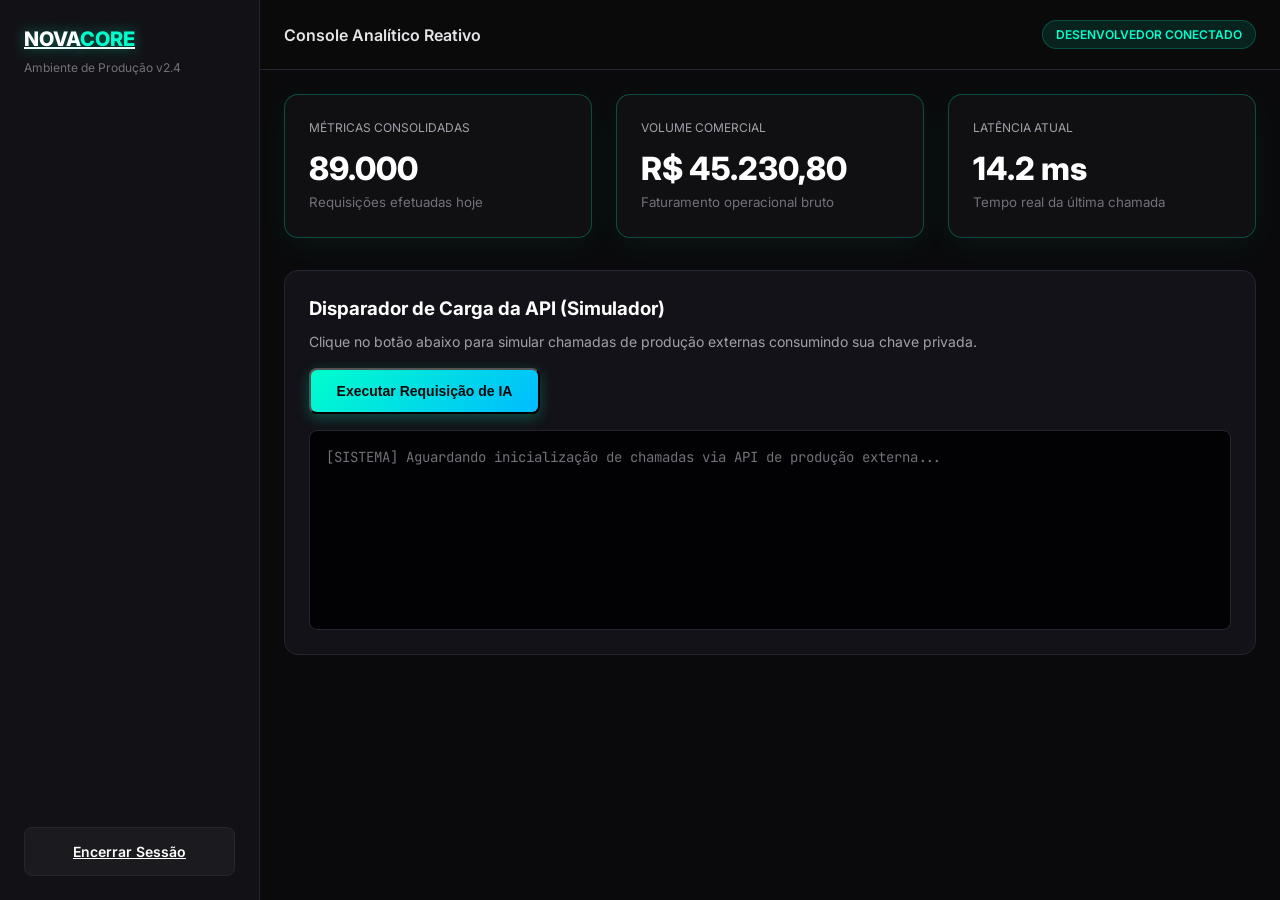
<file: dashboard.html>
<!DOCTYPE html>
<html lang="pt-BR">
<head>
    <meta charset="UTF-8">
    <meta name="viewport" content="width=device-width, initial-scale=1.0">
    <title>Console | NovaCore Studio</title>
    <link rel="preconnect" href="https://fonts.googleapis.com">
    <link rel="preconnect" href="https://fonts.gstatic.com" crossorigin>
    <link href="https://fonts.googleapis.com/css2?family=Inter:wght@400;600;800&family=JetBrains+Mono:wght@400;700&display=swap" rel="stylesheet">
    <link rel="stylesheet" href="./styles.css">
    <style>
        .terminal-box {
            background: #020204;
            border: 1px solid var(--color-border);
            border-radius: var(--radius-sm);
            padding: var(--space-2);
            font-family: var(--font-code);
            font-size: var(--font-size-sm);
            color: #00FF66;
            min-height: 200px;
            overflow-y: auto;
            margin-top: var(--space-2);
        }
        .log-row { margin-bottom: 0.4rem; color: var(--color-white); }
        .log-success { color: var(--color-neon); }
    </style>
</head>
<body>

    <div class="app-wrapper">
        <!-- BARRA LATERAL -->
        <aside class="app-sidebar">
            <div>
                <a href="index.html" class="neon-glow-text" style="font-family: var(--font-display); font-weight: 800; color: #FFF; font-size: var(--font-size-lg);">
                    NOVA<span style="color: var(--color-neon);">CORE</span>
                </a>
                <p style="font-size: var(--font-size-xs); color: var(--color-grey-soft); margin-top: 5px;">Ambiente de Produção v2.4</p>
            </div>
            <a href="index.html" class="btn btn-secondary" style="width: 100%;">Encerrar Sessão</a>
        </aside>

        <!-- AREA CENTRAL -->
        <div class="app-content">
            <header class="app-header">
                <h4 style="font-weight: 600;">Console Analítico Reativo</h4>
                <div class="hero-badge" id="user-display">Desenvolvedor Conectado</div>
            </header>

            <main class="app-main">
                <!-- GRID DE ESTATÍSTICAS DINÂMICAS -->
                <div class="stat-grid-three">
                    <div class="card glass-panel-neon">
                        <span style="font-size: var(--font-size-xs); color: var(--color-grey); text-transform: uppercase;">Métricas Consolidadas</span>
                        <div class="stat-display-value" id="counter-req">0</div>
                        <small style="color: var(--color-grey-soft);">Requisições efetuadas hoje</small>
                    </div>
                    <div class="card glass-panel-neon">
                        <span style="font-size: var(--font-size-xs); color: var(--color-grey); text-transform: uppercase;">Volume Comercial</span>
                        <div class="stat-display-value" id="counter-revenue">R$ 0,00</div>
                        <small style="color: var(--color-grey-soft);">Faturamento operacional bruto</small>
                    </div>
                    <div class="card glass-panel-neon">
                        <span style="font-size: var(--font-size-xs); color: var(--color-grey); text-transform: uppercase;">Latência Atual</span>
                        <div class="stat-display-value" id="current-latency">0 ms</div>
                        <small style="color: var(--color-grey-soft);">Tempo real da última chamada</small>
                    </div>
                </div>

                <!-- ÁREA DE OPERAÇÕES REALÍSTICAS -->
                <div style="display: grid; grid-template-columns: 1fr; gap: var(--space-3); margin-top: var(--space-4);">
                    <div class="card">
                        <div>
                            <h3 style="color: var(--color-white-pure); margin-bottom: 0.5rem;">Disparador de Carga da API (Simulador)</h3>
                            <p style="color: var(--color-grey); font-size: var(--font-size-sm); margin-bottom: 1rem;">
                                Clique no botão abaixo para simular chamadas de produção externas consumindo sua chave privada.
                            </p>
                            <button id="trigger-call-btn" class="btn btn-primary">Executar Requisição de IA</button>
                        </div>
                        
                        <div class="terminal-box" id="terminal-console">
                            <div class="log-row" style="color: var(--color-grey-soft);">[SISTEMA] Aguardando inicialização de chamadas via API de produção externa...</div>
                        </div>
                    </div>
                </div>
            </main>
        </div>
    </div>

    <script>
        document.addEventListener('DOMContentLoaded', () => {
            // Inicialização de Estado reativo via LocalStorage
            let requests = parseInt(localStorage.getItem('nc_req_count')) || 89000;
            let revenue = parseFloat(localStorage.getItem('nc_rev_count')) || 45230.80;

            const reqEl = document.getElementById('counter-req');
            const revEl = document.getElementById('counter-revenue');
            const latEl = document.getElementById('current-latency');
            const termEl = document.getElementById('terminal-console');
            const btnCall = document.getElementById('trigger-call-btn');

            function updateUI(latency = 0) {
                reqEl.textContent = requests.toLocaleString('pt-BR');
                revEl.textContent = revenue.toLocaleString('pt-BR', { style: 'currency', currency: 'BRL' });
                latEl.textContent = latency > 0 ? `${latency} ms` : '14.2 ms';
            }
            updateUI();

            btnCall.addEventListener('click', () => {
                btnCall.disabled = true;
                btnCall.textContent = "Processando nós...";

                const generatedLatency = Math.floor(Math.random() * (22 - 9 + 1)) + 9; 
                const costPerRequest = 0.52; 

                setTimeout(() => {
                    requests += 1;
                    revenue += costPerRequest;

                    localStorage.setItem('nc_req_count', requests);
                    localStorage.setItem('nc_rev_count', revenue);

                    const timestamp = new Date().toLocaleTimeString();
                    const log = document.createElement('div');
                    log.className = 'log-row log-success';
                    log.innerHTML = `[${timestamp}] <span style="color: #00B2FF;">POST /v1/ai/completion</span> - Status 200 OK | Latência: ${generatedLatency}ms | Custo: R$ ${costPerRequest.toFixed(2)}`;
                    termEl.appendChild(log);
                    termEl.scrollTop = termEl.scrollHeight;

                    updateUI(generatedLatency);
                    btnCall.disabled = false;
                    btnCall.textContent = "Executar Requisição de IA";
                }, 350);
            });
        });
    </script>
</body>
</html>
</file>
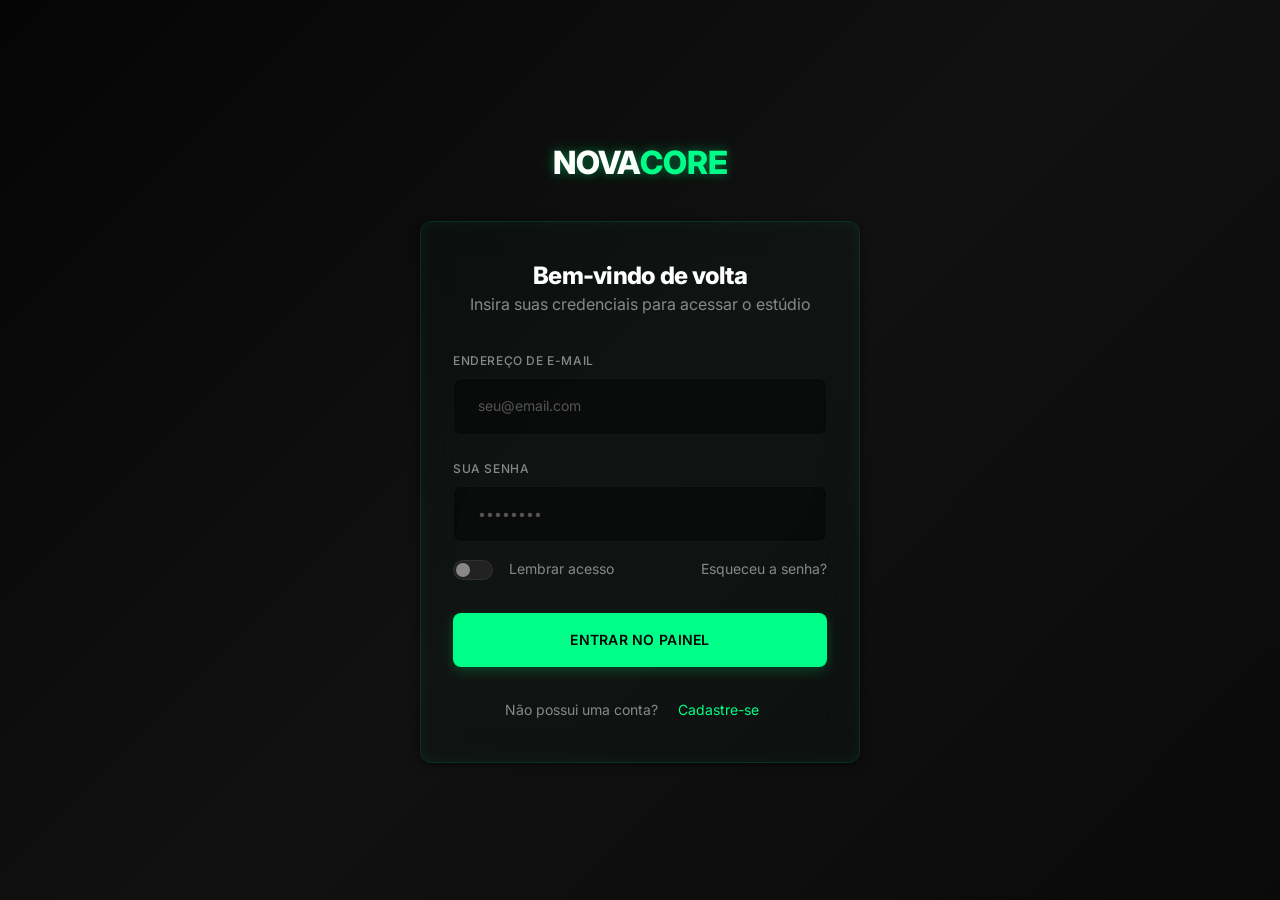
<file: login.html>
<!DOCTYPE html>
<html lang="pt-BR">
<head>
    <meta charset="UTF-8">
    <meta name="viewport" content="width=device-width, initial-scale=1.0">
    <title>Login | NovaCore AI Studio</title>
    <!-- Google Fonts -->
    <link rel="preconnect" href="https://fonts.googleapis.com">
    <link rel="preconnect" href="https://fonts.gstatic.com" crossorigin>
    <link href="https://fonts.googleapis.com/css2?family=Inter:wght@300;400;500;600;700;800&family=JetBrains+Mono:wght@400;700&display=swap" rel="stylesheet">
    <!-- Links Corrigidos para a Raiz -->
    <link rel="stylesheet" href="./variables.css">
    <link rel="stylesheet" href="./reset.css">
    <link rel="stylesheet" href="./components.css">
    <link rel="stylesheet" href="./layout.css">
    <link rel="stylesheet" href="./animations.css">
    <link rel="stylesheet" href="./glassmorphism.css">
    <style>
        .auth-viewport {
            width: 100vw;
            min-height: 100vh;
            display: flex;
            align-items: center;
            justify-content: center;
            background: var(--gradient-hero);
            position: relative;
            padding: var(--space-3);
            overflow: hidden;
        }
        .auth-container {
            width: 100%;
            max-width: 440px;
            position: relative;
            z-index: var(--z-sticky);
        }
        .auth-brand {
            text-align: center;
            margin-bottom: var(--space-4);
        }
        .auth-brand a {
            font-family: var(--font-display);
            font-weight: var(--weight-display);
            font-size: var(--font-size-xxl);
            color: var(--color-white-pure);
        }
        .auth-card {
            padding: var(--space-5) var(--space-4);
        }
        .auth-header {
            margin-bottom: var(--space-4);
            text-align: center;
        }
        .auth-header h2 {
            font-size: var(--font-size-xl);
            color: var(--color-white-pure);
        }
        .auth-options {
            display: flex;
            align-items: center;
            justify-content: space-between;
            margin-bottom: var(--space-4);
        }
        .auth-footer {
            margin-top: var(--space-4);
            text-align: center;
            font-size: var(--font-size-sm);
            color: var(--color-grey);
        }
    </style>
</head>
<body>

    <div class="auth-viewport">
        <div class="auth-container animate-scale-up">
            <div class="auth-brand">
                <a href="index.html" class="neon-glow-text">NOVA<span style="color: var(--color-neon);">CORE</span></a>
            </div>

            <div class="card glass-panel-neon auth-card">
                <div class="auth-header">
                    <h2>Bem-vindo de volta</h2>
                    <p>Insira suas credenciais para acessar o estúdio</p>
                </div>

                <form id="login-form" novalidate>
                    <div class="form-group">
                        <label for="email" class="form-label">Endereço de E-mail</label>
                        <input type="email" id="email" class="form-control glass-input-premium" placeholder="seu@email.com" required>
                    </div>

                    <div class="form-group" style="margin-bottom: var(--space-2);">
                        <label for="password" class="form-label">Sua Senha</label>
                        <input type="password" id="password" class="form-control glass-input-premium" placeholder="••••••••" required>
                    </div>

                    <div class="auth-options">
                        <label class="switch-control" style="font-size: var(--font-size-sm); color: var(--color-grey);">
                            <input type="checkbox" id="remember-me" class="switch-input">
                            <span class="switch-slider"></span>
                            Lembrar acesso
                        </label>
                        <a href="#" style="font-size: var(--font-size-sm); color: var(--color-grey);">Esqueceu a senha?</a>
                    </div>

                    <button type="submit" id="submit-btn" class="btn btn-primary" style="width: 100%;">
                        Entrar no Painel
                    </button>
                </form>

                <div class="auth-footer">
                    Não possui uma conta? <a href="register.html" class="btn-text" style="color: var(--color-neon);">Cadastre-se</a>
                </div>
            </div>
        </div>
    </div>

    <!-- Scripts Corrigidos para a Raiz -->
    <script src="./core.js"></script>
    <script src="./api.js"></script>
    <script src="./auth.js"></script>
    <script src="./components.js"></script>
    <script>
        document.addEventListener('DOMContentLoaded', () => {
            const form = document.getElementById('login-form');
            form.addEventListener('submit', async (e) => {
                e.preventDefault();
                const email = document.getElementById('email').value.trim();
                const password = document.getElementById('password').value;
                
                try {
                    await window.NovaCoreAuth.login(email, password, true);
                    window.NovaCoreUI.showToast('Autenticado com sucesso!', 'success');
                    setTimeout(() => window.location.replace('dashboard.html'), 800);
                } catch (error) {
                    window.NovaCoreUI.showToast(error.message, 'error');
                }
            });
        });
    </script>
</body>
</html>
</file>
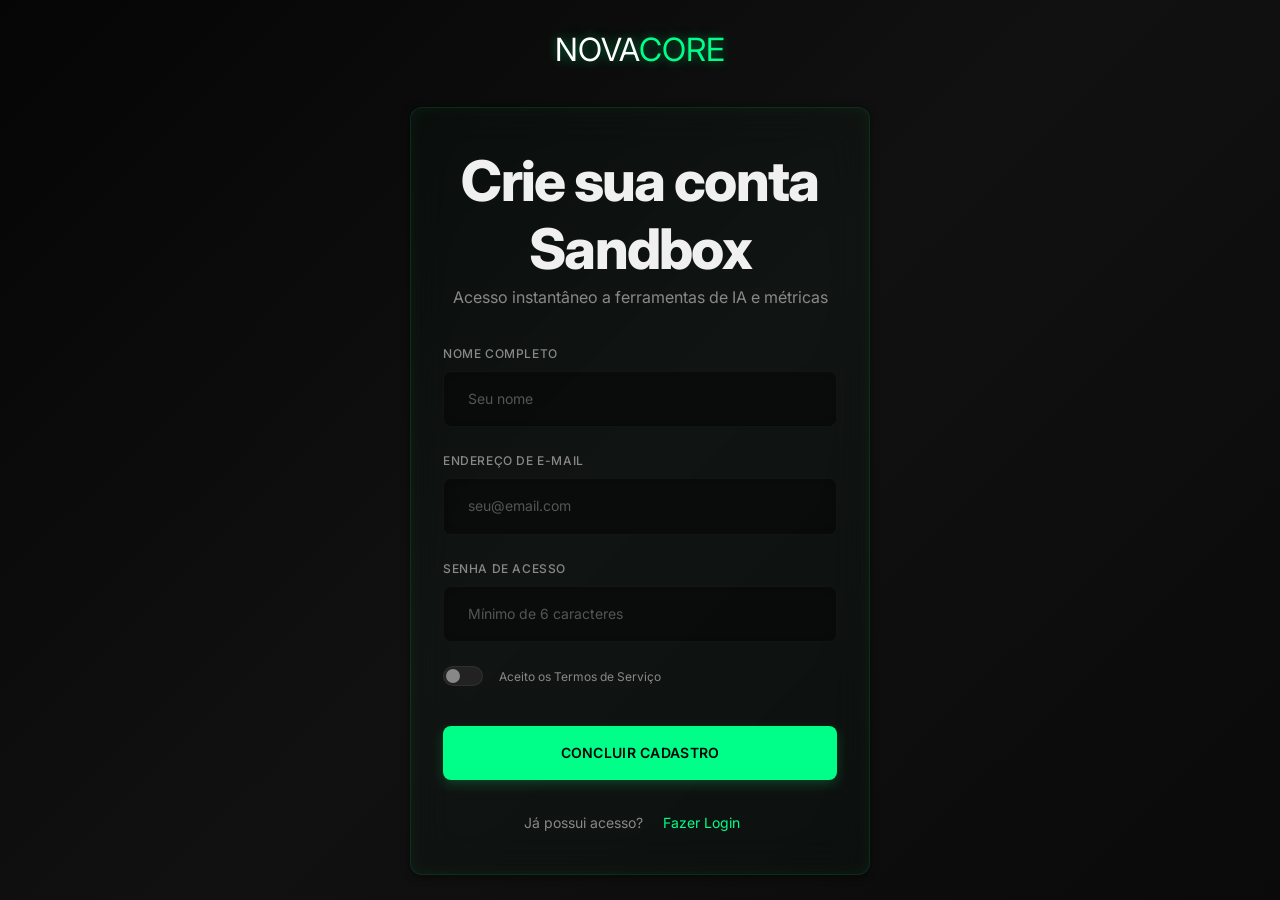
<file: register.html>
<!DOCTYPE html>
<html lang="pt-BR">
<head>
    <meta charset="UTF-8">
    <meta name="viewport" content="width=device-width, initial-scale=1.0">
    <title>Cadastro | NovaCore AI Studio</title>
    <!-- Google Fonts -->
    <link rel="preconnect" href="https://fonts.googleapis.com">
    <link rel="preconnect" href="https://fonts.gstatic.com" crossorigin>
    <link href="https://fonts.googleapis.com/css2?family=Inter:wght@300;400;500;600;700;800&family=JetBrains+Mono:wght@400;700&display=swap" rel="stylesheet">
    <!-- Links Corrigidos para a Raiz -->
    <link rel="stylesheet" href="./variables.css">
    <link rel="stylesheet" href="./reset.css">
    <link rel="stylesheet" href="./components.css">
    <link rel="stylesheet" href="./layout.css">
    <link rel="stylesheet" href="./animations.css">
    <link rel="stylesheet" href="./glassmorphism.css">
    <style>
        .auth-viewport {
            width: 100vw;
            min-height: 100vh;
            display: flex;
            align-items: center;
            justify-content: center;
            background: var(--gradient-hero);
            position: relative;
            padding: var(--space-3);
            overflow: hidden;
        }
        .auth-container {
            width: 100%;
            max-width: 460px;
            position: relative;
            z-index: var(--z-sticky);
        }
        .auth-brand {
            text-align: center;
            margin-bottom: var(--space-4);
        }
        .auth-brand a {
            font-family: var(--font-display);
            font-size: var(--font-size-xxl);
            color: var(--color-white-pure);
        }
        .auth-card {
            padding: var(--space-5) var(--space-4);
        }
        .auth-header {
            margin-bottom: var(--space-4);
            text-align: center;
        }
        .auth-footer {
            margin-top: var(--space-4);
            text-align: center;
            font-size: var(--font-size-sm);
            color: var(--color-grey);
        }
    </style>
</head>
<body>

    <div class="auth-viewport">
        <div class="auth-container animate-scale-up">
            <div class="auth-brand">
                <a href="index.html" class="neon-glow-text">NOVA<span style="color: var(--color-neon);">CORE</span></a>
            </div>

            <div class="card glass-panel-neon auth-card">
                <div class="auth-header">
                    <h2>Crie sua conta Sandbox</h2>
                    <p>Acesso instantâneo a ferramentas de IA e métricas</p>
                </div>

                <form id="register-form" novalidate>
                    <div class="form-group">
                        <label for="name" class="form-label">Nome Completo</label>
                        <input type="text" id="name" class="form-control glass-input-premium" placeholder="Seu nome" required>
                    </div>

                    <div class="form-group">
                        <label for="email" class="form-label">Endereço de E-mail</label>
                        <input type="email" id="email" class="form-control glass-input-premium" placeholder="seu@email.com" required>
                    </div>

                    <div class="form-group" style="margin-bottom: var(--space-3);">
                        <label for="password" class="form-label">Senha de Acesso</label>
                        <input type="password" id="password" class="form-control glass-input-premium" placeholder="Mínimo de 6 caracteres" required>
                    </div>

                    <div style="margin-bottom: var(--space-4);">
                        <label class="switch-control">
                            <input type="checkbox" id="terms" class="switch-input" required>
                            <span class="switch-slider"></span>
                            <span style="font-size: var(--font-size-xs); color: var(--color-grey);">Aceito os Termos de Serviço</span>
                        </label>
                    </div>

                    <button type="submit" class="btn btn-primary" style="width: 100%;">
                        Concluir Cadastro
                    </button>
                </form>

                <div class="auth-footer">
                    Já possui acesso? <a href="login.html" class="btn-text" style="color: var(--color-neon);">Fazer Login</a>
                </div>
            </div>
        </div>
    </div>

    <!-- Scripts Corrigidos para a Raiz -->
    <script src="./core.js"></script>
    <script src="./api.js"></script>
    <script src="./auth.js"></script>
    <script src="./components.js"></script>
    <script>
        document.addEventListener('DOMContentLoaded', () => {
            const form = document.getElementById('register-form');
            form.addEventListener('submit', async (e) => {
                e.preventDefault();
                const name = document.getElementById('name').value.trim();
                const email = document.getElementById('email').value.trim();
                const password = document.getElementById('password').value;
                
                try {
                    await window.NovaCoreAuth.register(name, email, password);
                    window.NovaCoreUI.showToast('Conta criada com sucesso!', 'success');
                    setTimeout(() => window.location.replace('login.html'), 1000);
                } catch (error) {
                    window.NovaCoreUI.showToast(error.message, 'error');
                }
            });
        });
    </script>
</body>
</html>
</file>
<file: styles.css>
:root {
    --font-display: 'Inter', sans-serif;
    --font-body: 'Inter', sans-serif;
    --font-code: 'JetBrains Mono', monospace;
    --font-size-xs: 0.75rem;
    --font-size-sm: 0.875rem;
    --font-size-base: 1rem;
    --font-size-md: 1.125rem;
    --font-size-lg: 1.25rem;
    --font-size-xl: 1.5rem;
    --font-size-xxl: 2rem;
    --font-size-display-md: 2.3rem;
    --font-size-display-lg: 3rem;
    --weight-light: 300;
    --weight-regular: 400;
    --weight-medium: 500;
    --weight-semibold: 600;
    --weight-bold: 700;
    --weight-display: 800;
    --color-bg: #0A0A0C;
    --color-surface: #121216;
    --color-surface-card: #181820;
    --color-border: #262630;
    --color-white-pure: #FFFFFF;
    --color-white: #E4E4E7;
    --color-grey: #A1A1AA;
    --color-grey-soft: #71717A;
    --color-neon: #00FFCC;
    --color-neon-dim: rgba(0, 255, 204, 0.1);
    --color-blue: #0066FF;
    --color-info: #00B2FF;
    --color-success: #10B981;
    --color-error: #EF4444;
    --gradient-hero: radial-gradient(circle at 50% 0%, #171520 0%, var(--color-bg) 75%);
    --gradient-neon: linear-gradient(135deg, var(--color-neon) 0%, #00bcff 100%);
    --radius-sm: 8px;
    --radius-md: 14px;
    --radius-lg: 20px;
    --space-1: 0.5rem;
    --space-2: 1rem;
    --space-3: 1.5rem;
    --space-4: 2rem;
    --space-5: 4rem;
}

* { margin: 0; padding: 0; box-sizing: border-box; }

body {
    background-color: var(--color-bg);
    color: var(--color-white);
    font-family: var(--font-body);
    font-size: var(--font-size-base);
    line-height: 1.5;
    overflow-x: hidden;
    -webkit-font-smoothing: antialiased;
}

/* Header & Nav */
.landing-header {
    position: fixed;
    top: 0; left: 0; width: 100%;
    background: rgba(10, 10, 12, 0.9);
    backdrop-filter: blur(12px);
    border-bottom: 1px solid var(--color-border);
    z-index: 1000;
}
.landing-nav {
    display: flex;
    align-items: center;
    justify-content: space-between;
    max-width: 1200px;
    margin: 0 auto;
    padding: 1.2rem 1.5rem;
}
.nav-menu { display: flex; list-style: none; gap: var(--space-3); }
.nav-actions { display: flex; gap: var(--space-2); align-items: center; }

/* Botões Premium */
.btn {
    display: inline-flex;
    align-items: center;
    justify-content: center;
    padding: 0.8rem 1.6rem;
    border-radius: var(--radius-sm);
    font-weight: var(--weight-semibold);
    font-size: var(--font-size-sm);
    cursor: pointer;
    transition: all 0.2s cubic-bezier(0.4, 0, 0.2, 1);
}
.btn-primary {
    background: var(--gradient-neon);
    color: var(--color-bg);
    box-shadow: 0 4px 14px rgba(0, 255, 204, 0.25);
}
.btn-primary:hover {
    transform: translateY(-2px);
    box-shadow: 0 6px 20px rgba(0, 255, 204, 0.4);
}
.btn-secondary {
    background: rgba(255, 255, 255, 0.04);
    color: var(--color-white-pure);
    border: 1px solid var(--color-border);
}
.btn-secondary:hover { background: rgba(255, 255, 255, 0.08); }
.btn-text { color: var(--color-grey); transition: color 0.2s; }
.btn-text:hover { color: var(--color-white-pure); }

/* Seções estruturadas para evitar quebras de visualização em dispositivos móveis */
.hero-section {
    position: relative;
    padding: calc(var(--space-5) + 4rem) 1.5rem var(--space-4);
    min-height: 90vh;
    display: flex;
    align-items: center;
    background: var(--gradient-hero);
}
#particles-canvas {
    position: absolute;
    top: 0; left: 0; width: 100%; height: 100%;
    z-index: 1;
    pointer-events: none;
}
.hero-wrapper {
    display: grid;
    grid-template-columns: 1.2fr 0.8fr;
    max-width: 1200px;
    margin: 0 auto;
    position: relative;
    z-index: 2;
    gap: var(--space-4);
}
.hero-title {
    font-size: var(--font-size-display-lg);
    font-weight: var(--weight-display);
    color: var(--color-white-pure);
    line-height: 1.15;
    letter-spacing: -0.02em;
}
.hero-subtitle {
    margin: var(--space-2) 0 var(--space-3);
    color: var(--color-grey);
    font-size: var(--font-size-md);
    max-width: 540px;
}
.hero-actions { display: flex; gap: var(--space-2); flex-wrap: wrap; }

/* Cards & Layout */
.features-section { padding: var(--space-4) 1.5rem; max-width: 1200px; margin: 0 auto; }
.section-headline-block { text-align: center; margin-bottom: var(--space-4); }
.section-headline-block h2 { font-size: var(--font-size-display-md); color: var(--color-white-pure); margin-top: 0.5rem; }

.pricing-layout-grid {
    display: grid;
    grid-template-columns: repeat(3, 1fr);
    gap: var(--space-3);
}
.card {
    padding: var(--space-3);
    background: rgba(24, 24, 32, 0.6);
    border: 1px solid var(--color-border);
    border-radius: var(--radius-md);
    display: flex;
    flex-direction: column;
    justify-content: space-between;
}
.glass-panel-neon {
    background: rgba(18, 18, 22, 0.85);
    backdrop-filter: blur(16px);
    border: 1px solid rgba(0, 255, 204, 0.25);
    box-shadow: 0 8px 32px rgba(0, 255, 204, 0.05);
}
.neon-glow-text { text-shadow: 0 0 14px rgba(0, 255, 204, 0.4); }

.hero-badge {
    display: inline-flex;
    padding: 0.3rem 0.8rem;
    background: var(--color-neon-dim);
    border: 1px solid rgba(0, 255, 204, 0.2);
    color: var(--color-neon);
    border-radius: 50px;
    font-size: var(--font-size-xs);
    font-weight: var(--weight-semibold);
    text-transform: uppercase;
}

/* Painel do Desenvolvedor Inteligente */
.app-wrapper { display: flex; min-height: 100vh; }
.app-sidebar { width: 260px; background: var(--color-surface); border-right: 1px solid var(--color-border); padding: var(--space-3); display: flex; flex-direction: column; justify-content: space-between; }
.app-content { flex: 1; display: flex; flex-direction: column; }
.app-header { height: 70px; border-bottom: 1px solid var(--color-border); display: flex; align-items: center; justify-content: space-between; padding: 0 var(--space-3); background: rgba(10,10,12,0.4); }
.app-main { padding: var(--space-3); flex: 1; overflow-y: auto; }

.stat-grid-three { display: grid; grid-template-columns: repeat(3, 1fr); gap: var(--space-3); margin-bottom: var(--space-4); }
.stat-display-value { font-size: var(--font-size-xxl); font-weight: var(--weight-display); color: var(--color-white-pure); margin-top: 0.5rem; }

/* Mobile Responsividade Estrita */
@media (max-width: 968px) {
    .hero-wrapper { grid-template-columns: 1fr; }
    .pricing-layout-grid { grid-template-columns: 1fr; }
    .nav-menu { display: none; }
    .stat-grid-three { grid-template-columns: 1fr; }
}
</file>
<file: variables.css>
/* ==========================================================================
   NovaCore AI Studio - Design Tokens & Variables
   File: css/variables.css
   ========================================================================== */

:root {
    /* --- Paleta de Cores Principal --- */
    --color-bg: #050505;
    --color-bg-soft: #0A0A0A;
    --color-panel: #111111;
    --color-panel-light: #1A1A1A;
    --color-border: rgba(255, 255, 255, 0.06);
    --color-border-glow: rgba(0, 255, 136, 0.12);
    
    /* --- Tons de Neon e Brilho --- */
    --color-neon: #00FF88;
    --color-neon-dim: rgba(0, 255, 136, 0.15);
    --color-neon-glow: 0 0 20px rgba(0, 255, 136, 0.4);
    --color-neon-glow-intense: 0 0 30px rgba(0, 255, 136, 0.6), 0 0 10px rgba(0, 255, 136, 0.3);
    
    /* --- Cores de Feedback e Alerta --- */
    --color-success: #00FF88;
    --color-error: #FF3366;
    --color-error-glow: 0 0 20px rgba(FF, 51, 102, 0.4);
    --color-warning: #FFBB00;
    --color-info: #00CCFF;

    /* --- Cores Neutras --- */
    --color-white: #F0F0F0;
    --color-white-pure: #FFFFFF;
    --color-grey: #888888;
    --color-grey-soft: #555555;
    --color-grey-dark: #222222;

    /* --- Gradientes Exclusivos --- */
    --gradient-hero: linear-gradient(135deg, #050505 0%, #111111 50%, #0A0A0A 100%);
    --gradient-neon: linear-gradient(90deg, #00FF88 0%, #00CCFF 100%);
    --gradient-panel: linear-gradient(180deg, rgba(17, 17, 17, 0.8) 0%, rgba(10, 10, 10, 0.9) 100%);
    --gradient-text: linear-gradient(180deg, #FFFFFF 0%, #888888 100%);

    /* --- Tipografia (Sistema de Escala Absoluta) --- */
    --font-display: 'Inter', -apple-system, BlinkMacSystemFont, "Segoe UI", Roboto, sans-serif;
    --font-body: 'Inter', -apple-system, BlinkMacSystemFont, "Segoe UI", Roboto, sans-serif;
    --font-code: 'JetBrains Mono', monospace;

    /* --- Tamanhos de Fonte --- */
    --font-size-xs: 0.75rem;     /* 12px */
    --font-size-sm: 0.875rem;    /* 14px */
    --font-size-base: 1rem;      /* 16px */
    --font-size-md: 1.125rem;    /* 18px */
    --font-size-lg: 1.25rem;     /* 20px */
    --font-size-xl: 1.5rem;      /* 24px */
    --font-size-xxl: 2rem;       /* 32px */
    --font-size-display-sm: 2.5rem; /* 40px */
    --font-size-display-md: 3.5rem; /* 56px */
    --font-size-display-lg: 4.5rem; /* 72px */

    /* --- Pesos de Fonte --- */
    --weight-light: 300;
    --weight-normal: 400;
    --weight-medium: 500;
    --weight-semibold: 600;
    --weight-bold: 700;
    --weight-display: 800;

    /* --- Altura de Linha (Line Height) --- */
    --lh-tight: 1.2;
    --lh-base: 1.6;
    --lh-relaxed: 1.8;

    /* --- Espaçamento Rigoroso Baseado no Sistema de 8px --- */
    --space-1: 0.5rem;   /* 8px */
    --space-2: 1rem;     /* 16px */
    --space-3: 1.5rem;   /* 24px */
    --space-4: 2rem;     /* 32px */
    --space-5: 2.5rem;   /* 40px */
    --space-6: 3rem;     /* 48px */
    --space-8: 4rem;     /* 64px */
    --space-10: 5rem;    /* 80px */
    --space-12: 6rem;    /* 96px */
    --space-16: 8rem;    /* 128px */

    /* --- Bordas e Raios (Border Radius) --- */
    --radius-xs: 4px;
    --radius-sm: 8px;
    --radius-md: 12px;
    --radius-lg: 16px;
    --radius-xl: 24px;
    --radius-full: 9999px;

    /* --- Efeitos de Sombras (Box Shadow) --- */
    --shadow-sm: 0 2px 8px rgba(0, 0, 0, 0.5);
    --shadow-md: 0 8px 24px rgba(0, 0, 0, 0.7);
    --shadow-lg: 0 16px 40px rgba(0, 0, 0, 0.8), 0 0 30px rgba(0, 0, 0, 0.4);
    --shadow-neon-inset: inset 0 0 12px rgba(0, 255, 136, 0.2);

    /* --- Transições Premium --- */
    --transition-fast: all 0.15s cubic-bezier(0.16, 1, 0.3, 1);
    --transition-normal: all 0.3s cubic-bezier(0.16, 1, 0.3, 1);
    --transition-slow: all 0.6s cubic-bezier(0.16, 1, 0.3, 1);
    --transition-bounce: all 0.5s cubic-bezier(0.175, 0.885, 0.32, 1.275);

    /* --- Configurações de Filtros --- */
    --blur-glass: blur(20px);
    --blur-soft: blur(10px);
    --blur-heavy: blur(40px);

    /* --- Camadas de Z-Index --- */
    --z-back: -10;
    --z-base: 1;
    --z-dropdown: 100;
    --z-sticky: 200;
    --z-fixed: 300;
    --z-overlay: 400;
    --z-modal: 500;
    --z-toast: 600;
}

@media (max-width: 1024px) {
    :root {
        --font-size-display-lg: 3.5rem;
        --font-size-display-md: 2.75rem;
        --font-size-display-sm: 2rem;
        --font-size-xxl: 1.75rem;
    }
}

@media (max-width: 768px) {
    :root {
        --font-size-display-lg: 2.75rem;
        --font-size-display-md: 2.25rem;
        --font-size-display-sm: 1.75rem;
        --font-size-xxl: 1.5rem;
        --space-16: 5rem;
        --space-12: 4rem;
        --space-10: 3.5rem;
    }
}
</file>
<file: components.css>
/* ==========================================================================
   NovaCore AI Studio - Design System Components
   File: css/components.css
   ========================================================================== */

/* --- 1. BOTÕES (Buttons) --- */
.btn {
    display: inline-flex;
    align-items: center;
    justify-content: center;
    gap: var(--space-1);
    font-family: var(--font-body);
    font-size: var(--font-size-sm);
    font-weight: var(--weight-semibold);
    letter-spacing: 0.02em;
    text-transform: uppercase;
    padding: var(--space-2) var(--space-4);
    border-radius: var(--radius-sm);
    transition: var(--transition-normal);
    position: relative;
    overflow: hidden;
    white-space: nowrap;
}

.btn-primary {
    background-color: var(--color-neon);
    color: var(--color-bg);
    box-shadow: 0 4px 12px rgba(0, 255, 136, 0.2);
}

.btn-primary:hover:not(:disabled) {
    background-color: var(--color-white-pure);
    box-shadow: var(--color-neon-glow);
    transform: translateY(-2px);
}

.btn-secondary {
    background-color: rgba(255, 255, 255, 0.03);
    color: var(--color-white);
    border: 1px solid var(--color-border);
}

.btn-secondary:hover:not(:disabled) {
    background-color: rgba(255, 255, 255, 0.08);
    border-color: var(--color-neon);
    color: var(--color-neon);
    transform: translateY(-2px);
}

.btn-text {
    background: transparent;
    color: var(--color-grey);
    padding: var(--space-1) var(--space-2);
}

.btn-text:hover:not(:disabled) {
    color: var(--color-neon);
}

.btn-danger {
    background-color: rgba(255, 51, 102, 0.1);
    color: var(--color-error);
    border: 1px solid rgba(255, 51, 102, 0.2);
}

.btn-danger:hover:not(:disabled) {
    background-color: var(--color-error);
    color: var(--color-bg);
    box-shadow: var(--color-error-glow);
    transform: translateY(-2px);
}

/* Loading State para Botões */
.btn.is-loading {
    color: transparent !important;
    pointer-events: none;
}

.btn.is-loading::after {
    content: "";
    position: absolute;
    width: 16px;
    height: 16px;
    top: calc(50% - 8px);
    left: calc(50% - 8px);
    border: 2px solid currentColor;
    border-right-color: transparent;
    border-radius: var(--radius-full);
    animation: spin 0.6s linear infinite;
}

/* --- 2. CARDS --- */
.card {
    background-color: var(--color-panel);
    border: 1px solid var(--color-border);
    border-radius: var(--radius-md);
    padding: var(--space-3);
    transition: var(--transition-normal);
}

.card-hover:hover {
    border-color: rgba(0, 255, 136, 0.25);
    box-shadow: 0 12px 32px rgba(0, 0, 0, 0.5), var(--color-neon-dim);
    transform: translateY(-4px);
}

/* --- 3. INPUTS & FORM CONTROLS --- */
.form-group {
    display: flex;
    flex-direction: column;
    gap: var(--space-1);
    margin-bottom: var(--space-3);
    width: 100%;
}

.form-label {
    font-size: var(--font-size-xs);
    font-weight: var(--weight-medium);
    color: var(--color-grey);
    text-transform: uppercase;
    letter-spacing: 0.05em;
}

.form-control {
    background-color: var(--color-bg-soft);
    border: 1px solid var(--color-border);
    color: var(--color-white);
    font-family: var(--font-body);
    font-size: var(--font-size-sm);
    padding: var(--space-2) var(--space-3);
    border-radius: var(--radius-sm);
    transition: var(--transition-fast);
    width: 100%;
}

.form-control:focus {
    border-color: var(--color-neon);
    box-shadow: 0 0 10px rgba(0, 255, 136, 0.15), var(--shadow-neon-inset);
    background-color: var(--color-panel);
}

.form-control::placeholder {
    color: var(--color-grey-soft);
}

/* Toggle Switch Control */
.switch-control {
    display: inline-flex;
    align-items: center;
    gap: var(--space-2);
    cursor: pointer;
}

.switch-input {
    position: absolute;
    opacity: 0;
    width: 0; height: 0;
}

.switch-slider {
    width: 40px;
    height: 20px;
    background-color: var(--color-grey-dark);
    border-radius: var(--radius-full);
    position: relative;
    transition: var(--transition-normal);
    border: 1px solid var(--color-border);
}

.switch-slider::before {
    content: "";
    position: absolute;
    width: 14px;
    height: 14px;
    left: 2px;
    bottom: 2px;
    background-color: var(--color-grey);
    border-radius: var(--radius-full);
    transition: var(--transition-normal);
}

.switch-input:checked + .switch-slider {
    background-color: var(--color-neon-dim);
    border-color: var(--color-neon);
}

.switch-input:checked + .switch-slider::before {
    transform: translateX(20px);
    background-color: var(--color-neon);
    box-shadow: var(--color-neon-glow);
}

/* --- 4. BADGES (Etiquetas de Status) --- */
.badge {
    display: inline-flex;
    align-items: center;
    padding: 2px 8px;
    font-size: var(--font-size-xs);
    font-weight: var(--weight-semibold);
    text-transform: uppercase;
    border-radius: var(--radius-full);
    letter-spacing: 0.05em;
    border: 1px solid transparent;
}

.badge-success {
    background-color: rgba(0, 255, 136, 0.08);
    color: var(--color-success);
    border-color: rgba(0, 255, 136, 0.15);
}

.badge-error {
    background-color: rgba(255, 51, 102, 0.08);
    color: var(--color-error);
    border-color: rgba(255, 51, 102, 0.15);
}

.badge-warning {
    background-color: rgba(255, 187, 0, 0.08);
    color: var(--color-warning);
    border-color: rgba(255, 187, 0, 0.15);
}

/* --- 5. MODAIS (Modals) --- */
.modal-overlay {
    position: fixed;
    top: 0; left: 0; width: 100%; height: 100%;
    background-color: rgba(5, 5, 5, 0.85);
    backdrop-filter: var(--blur-soft);
    z-index: var(--z-modal);
    display: flex;
    align-items: center;
    justify-content: center;
    opacity: 0;
    pointer-events: none;
    transition: var(--transition-normal);
    padding: var(--space-2);
}

.modal-overlay.is-active {
    opacity: 1;
    pointer-events: auto;
}

.modal-window {
    background-color: var(--color-panel);
    border: 1px solid var(--color-border);
    border-radius: var(--radius-lg);
    width: 100%;
    max-width: 500px;
    transform: scale(0.95);
    transition: var(--transition-bounce);
    box-shadow: var(--shadow-lg);
    overflow: hidden;
}

.modal-overlay.is-active .modal-window {
    transform: scale(1);
}

.modal-header {
    padding: var(--space-3);
    border-bottom: 1px solid var(--color-border);
    display: flex;
    align-items: center;
    justify-content: space-between;
}

.modal-body {
    padding: var(--space-3);
}

.modal-footer {
    padding: var(--space-2) var(--space-3);
    border-top: 1px solid var(--color-border);
    background-color: var(--color-bg-soft);
    display: flex;
    justify-content: flex-end;
    gap: var(--space-2);
}

/* --- 6. TOAST NOTIFICATIONS --- */
.toast-container {
    position: fixed;
    bottom: var(--space-4);
    right: var(--space-4);
    display: flex;
    flex-direction: column;
    gap: var(--space-2);
    z-index: var(--z-toast);
    pointer-events: none;
}

.toast-item {
    background-color: var(--color-panel-light);
    border: 1px solid var(--color-border);
    padding: var(--space-2) var(--space-3);
    border-radius: var(--radius-sm);
    box-shadow: var(--shadow-md);
    color: var(--color-white);
    font-size: var(--font-size-sm);
    display: flex;
    align-items: center;
    gap: var(--space-2);
    min-width: 280px;
    max-width: 400px;
    pointer-events: auto;
    animation: slideInRight 0.4s cubic-bezier(0.16, 1, 0.3, 1) forwards;
}

.toast-item.is-success { border-left: 3px solid var(--color-success); }
.toast-item.is-error { border-left: 3px solid var(--color-error); }

/* --- 7. DROPDOWNS --- */
.dropdown-wrapper {
    position: relative;
    display: inline-block;
}

.dropdown-menu {
    position: absolute;
    top: 100%;
    right: 0;
    margin-top: var(--space-1);
    background-color: var(--color-panel);
    border: 1px solid var(--color-border);
    border-radius: var(--radius-sm);
    box-shadow: var(--shadow-md);
    min-width: 180px;
    opacity: 0;
    visibility: hidden;
    transform: translateY(10px);
    transition: var(--transition-normal);
    z-index: var(--z-dropdown);
}

.dropdown-wrapper.is-open .dropdown-menu {
    opacity: 1;
    visibility: visible;
    transform: translateY(0);
}

.dropdown-item {
    display: flex;
    align-items: center;
    gap: var(--space-2);
    padding: var(--space-2);
    font-size: var(--font-size-sm);
    color: var(--color-grey);
    transition: var(--transition-fast);
}

.dropdown-item:hover {
    background-color: var(--color-panel-light);
    color: var(--color-neon);
}

/* Animations local utilities */
@keyframes spin {
    to { transform: rotate(360deg); }
}
@keyframes slideInRight {
    from { transform: translateX(120%); opacity: 0; }
    to { transform: translateX(0); opacity: 1; }
}
</file>
<file: layout.css>
/* ==========================================================================
   NovaCore AI Studio - Structural Layout & Grids
   File: css/layout.css
   ========================================================================== */

/* --- 1. ESTRUTURA GLOBAL E CONTÊINERES --- */
.container-fluid {
    width: 100%;
    padding-left: var(--space-3);
    padding-right: var(--space-3);
    margin-right: auto;
    margin-left: auto;
}

/* --- 2. LANDING PAGE NAVBAR & FOOTER --- */
.landing-header {
    position: fixed;
    top: 0;
    left: 0;
    width: 100%;
    height: 80px;
    z-index: var(--z-sticky);
    border-bottom: 1px solid var(--color-border);
    transition: var(--transition-normal);
}

.landing-header.is-scrolled {
    background-color: rgba(5, 5, 5, 0.75);
    backdrop-filter: var(--blur-glass);
    height: 70px;
}

.landing-nav {
    display: flex;
    align-items: center;
    justify-content: space-between;
    height: 100%;
    max-width: var(--max-width);
    margin: 0 auto;
    padding: 0 var(--space-3);
}

.landing-nav .nav-menu {
    display: flex;
    align-items: center;
    gap: var(--space-4);
}

.landing-nav .nav-actions {
    display: flex;
    align-items: center;
    gap: var(--space-2);
}

.landing-footer {
    background-color: var(--color-bg-soft);
    border-top: 1px solid var(--color-border);
    padding: var(--space-10) 0 var(--space-4) 0;
}

.footer-grid {
    display: grid;
    grid-template-columns: 2fr repeat(3, 1fr);
    gap: var(--space-6);
    max-width: var(--max-width);
    margin: 0 auto;
    padding: 0 var(--space-3);
}

.footer-column {
    display: flex;
    flex-direction: column;
    gap: var(--space-2);
}

.footer-column h5 {
    color: var(--color-white);
    font-size: var(--font-size-sm);
    text-transform: uppercase;
    letter-spacing: 0.05em;
    margin-bottom: var(--space-1);
}

.footer-links {
    display: flex;
    flex-direction: column;
    gap: var(--space-1);
}

.footer-links a {
    color: var(--color-grey);
    font-size: var(--font-size-sm);
}

.footer-links a:hover {
    color: var(--color-neon);
    transform: translateX(2px);
}

.footer-bottom {
    max-width: var(--max-width);
    margin: var(--space-8) auto 0 auto;
    padding: var(--space-3) var(--space-3) 0 var(--space-3);
    border-top: 1px solid var(--color-border);
    display: flex;
    justify-content: space-between;
    align-items: center;
    flex-wrap: wrap;
    gap: var(--space-2);
}

/* --- 3. DASHBOARD ARQUITETURA DE MALHA (APP LAYOUT) --- */
.app-wrapper {
    display: grid;
    grid-template-columns: 260px 1fr;
    grid-template-rows: 70px 1fr;
    grid-template-areas: 
        "sidebar header"
        "sidebar main";
    min-height: 100vh;
    width: 100vw;
}

/* Sidebar Esquerda */
.app-sidebar {
    grid-area: sidebar;
    background-color: var(--color-panel);
    border-right: 1px solid var(--color-border);
    display: flex;
    flex-direction: column;
    justify-content: space-between;
    height: 100vh;
    position: sticky;
    top: 0;
    z-index: var(--z-fixed);
    transition: var(--transition-normal);
}

.sidebar-header {
    height: 70px;
    display: flex;
    align-items: center;
    padding: 0 var(--space-3);
    border-bottom: 1px solid var(--color-border);
}

.sidebar-nav {
    flex: 1;
    padding: var(--space-3) var(--space-2);
    display: flex;
    flex-direction: column;
    gap: var(--space-1);
}

.sidebar-link {
    display: flex;
    align-items: center;
    gap: var(--space-2);
    padding: var(--space-2) var(--space-3);
    color: var(--color-grey);
    border-radius: var(--radius-sm);
    font-size: var(--font-size-sm);
    font-weight: var(--weight-medium);
    transition: var(--transition-fast);
}

.sidebar-link svg {
    width: 18px;
    height: 18px;
    transition: var(--transition-fast);
}

.sidebar-link:hover {
    color: var(--color-white);
    background-color: rgba(255, 255, 255, 0.02);
}

.sidebar-link.is-active {
    color: var(--color-bg);
    background-color: var(--color-neon);
    font-weight: var(--weight-semibold);
    box-shadow: var(--color-neon-glow);
}

.sidebar-link.is-active svg {
    color: var(--color-bg);
}

.sidebar-footer {
    padding: var(--space-3) var(--space-2);
    border-top: 1px solid var(--color-border);
    background-color: rgba(0, 0, 0, 0.1);
}

/* Header Superior do App */
.app-header {
    grid-area: header;
    background-color: rgba(5, 5, 5, 0.8);
    backdrop-filter: var(--blur-soft);
    border-bottom: 1px solid var(--color-border);
    height: 70px;
    display: flex;
    align-items: center;
    justify-content: space-between;
    padding: 0 var(--space-4);
    position: sticky;
    top: 0;
    z-index: var(--z-sticky);
}

.header-left, .header-right {
    display: flex;
    align-items: center;
    gap: var(--space-3);
}

/* Área de Conteúdo Principal */
.app-main {
    grid-area: main;
    padding: var(--space-4);
    background-color: var(--color-bg);
    overflow-y: auto;
}

.dashboard-layout-grid {
    display: grid;
    grid-template-columns: 2fr 1fr;
    gap: var(--space-4);
    align-items: start;
}

/* --- 4. RESPONSIVIDADE E ADAPTAÇÃO --- */
@media (max-width: 1200px) {
    .dashboard-layout-grid {
        grid-template-columns: 1fr;
    }
}

@media (max-width: 1024px) {
    .footer-grid {
        grid-template-columns: 1fr 1fr;
        gap: var(--space-4);
    }
}

@media (max-width: 768px) {
    .app-wrapper {
        grid-template-columns: 1fr;
        grid-template-areas: 
            "header"
            "main";
    }

    .app-sidebar {
        position: fixed;
        left: -260px;
        top: 0;
        width: 260px;
        height: 100vh;
        box-shadow: var(--shadow-lg);
    }

    .app-sidebar.is-open {
        left: 0;
    }

    .landing-nav .nav-menu {
        display: none;
    }

    .footer-grid {
        grid-template-columns: 1fr;
    }
}
</file>
<file: animations.css>
/* ==========================================================================
   NovaCore AI Studio - High-Performance Transitions & Keyframes
   File: css/animations.css
   ========================================================================== */

/* --- 1. KEYFRAMES DE ENTRADA E SUITE DE EFEITOS --- */

@keyframes fadeIn {
    from { opacity: 0; }
    to { opacity: 1; }
}

@keyframes fadeInUp {
    from {
        opacity: 0;
        transform: translateY(24px);
    }
    to {
        opacity: 1;
        transform: translateY(0);
    }
}

@keyframes fadeInRight {
    from {
        opacity: 0;
        transform: translateX(32px);
    }
    to {
        opacity: 1;
        transform: translateX(0);
    }
}

@keyframes fadeInLeft {
    from {
        opacity: 0;
        transform: translateX(-32px);
    }
    to {
        opacity: 1;
        transform: translateX(0);
    }
}

@keyframes scaleUp {
    from {
        opacity: 0;
        transform: scale(0.96);
    }
    to {
        opacity: 1;
        transform: scale(1);
    }
}

/* Efeito Pulsação Neon Cíclica */
@keyframes neonPulse {
    0% {
        box-shadow: 0 0 15px rgba(0, 255, 136, 0.3), inset 0 0 8px rgba(0, 255, 136, 0.1);
        border-color: rgba(0, 255, 136, 0.15);
    }
    50% {
        box-shadow: 0 0 25px rgba(0, 255, 136, 0.5), inset 0 0 12px rgba(0, 255, 136, 0.2);
        border-color: rgba(0, 255, 136, 0.4);
    }
    100% {
        box-shadow: 0 0 15px rgba(0, 255, 136, 0.3), inset 0 0 8px rgba(0, 255, 136, 0.1);
        border-color: rgba(0, 255, 136, 0.15);
    }
}

/* Movimento Sutil de Background Mesh */
@keyframes meshShift {
    0% { background-position: 0% 50%; }
    50% { background-position: 100% 50%; }
    100% { background-position: 0% 50%; }
}

/* Cursor de Digitação Piscante */
@keyframes blinkCursor {
    from, to { border-color: transparent; }
    50% { border-color: var(--color-neon); }
}

/* --- 2. CLASSES UTILITÁRIAS DE ANIMAÇÃO --- */

.animate-fade-in {
    animation: fadeIn 0.6s cubic-bezier(0.16, 1, 0.3, 1) forwards;
}

.animate-fade-in-up {
    animation: fadeInUp 0.8s cubic-bezier(0.16, 1, 0.3, 1) forwards;
}

.animate-scale-up {
    animation: scaleUp 0.5s cubic-bezier(0.175, 0.885, 0.32, 1.275) forwards;
}

.animate-pulse-neon {
    animation: neonPulse 3s infinite ease-in-out;
}

/* --- 3. INFRAESTRUTURA DE SCROLL REVEAL (INTERSECTION OBSERVER) --- */

.reveal-element {
    opacity: 0;
    transform: translateY(30px);
    transition: opacity 0.8s cubic-bezier(0.16, 1, 0.3, 1), 
                transform 0.8s cubic-bezier(0.16, 1, 0.3, 1);
    will-change: transform, opacity;
}

.reveal-element.reveal-left {
    transform: translateX(-40px);
}

.reveal-element.reveal-right {
    transform: translateX(40px);
}

.reveal-element.reveal-scale {
    transform: scale(0.95);
}

/* Estado Ativado via JavaScript */
.reveal-element.is-revealed {
    opacity: 1;
    transform: translateY(0) translateX(0) scale(1);
}

/* Sistema de Delays Escalonados Baseados em Classes */
.delay-1 { transition-delay: 100ms !important; }
.delay-2 { transition-delay: 200ms !important; }
.delay-3 { transition-delay: 300ms !important; }
.delay-4 { transition-delay: 400ms !important; }
.delay-5 { transition-delay: 500ms !important; }

/* Micro-interações de Redução de Movimento (Acessibilidade) */
@media (prefers-reduced-motion: reduce) {
    .reveal-element,
    .animate-fade-in-up,
    .animate-scale-up,
    .animate-pulse-neon {
        animation: none !important;
        transition: none !important;
        opacity: 1 !important;
        transform: none !important;
    }
}
</file>
<file: glassmorphism.css>
/* ==========================================================================
   NovaCore AI Studio - Advanced Glassmorphism & Neon Visual Effects
   File: css/glassmorphism.css
   ========================================================================== */

/* --- 1. CLASSES CORES DO COMPONENTE GLASS --- */
.glass-panel {
    background: rgba(255, 255, 255, 0.02);
    backdrop-filter: var(--blur-glass);
    -webkit-backdrop-filter: var(--blur-glass);
    border: 1px solid rgba(255, 255, 255, 0.05);
    border-radius: var(--radius-md);
    box-shadow: 0 8px 32px 0 rgba(0, 0, 0, 0.37);
    transition: var(--transition-normal);
}

.glass-panel-neon {
    background: rgba(0, 255, 136, 0.02);
    backdrop-filter: var(--blur-glass);
    -webkit-backdrop-filter: var(--blur-glass);
    border: 1px solid rgba(0, 255, 136, 0.12);
    border-radius: var(--radius-md);
    box-shadow: var(--shadow-sm), inset 0 0 15px rgba(0, 255, 136, 0.05);
    transition: var(--transition-normal);
}

.glass-panel-neon:hover {
    border-color: rgba(0, 255, 136, 0.3);
    box-shadow: var(--color-neon-glow), var(--shadow-neon-inset);
    background: rgba(0, 255, 136, 0.04);
}

/* --- 2. TEXTURAS DE CARD REFORÇADAS (GLOW E EFEITOS NEON) --- */
.glass-card-interactive {
    background: rgba(255, 255, 255, 0.01);
    backdrop-filter: var(--blur-soft);
    -webkit-backdrop-filter: var(--blur-soft);
    border: 1px solid var(--color-border);
    position: relative;
    z-index: var(--z-base);
    overflow: hidden;
}

.glass-card-interactive::before {
    content: "";
    position: absolute;
    top: 0;
    left: 0;
    width: 100%;
    height: 100%;
    background: linear-gradient(135deg, rgba(0, 255, 136, 0.1) 0%, transparent 100%);
    opacity: 0;
    transition: var(--transition-normal);
    z-index: var(--z-back);
}

.glass-card-interactive:hover {
    transform: translateY(-4px);
    border-color: rgba(0, 255, 136, 0.2);
    box-shadow: 0 20px 40px rgba(0, 0, 0, 0.6), 0 0 20px rgba(0, 255, 136, 0.1);
}

.glass-card-interactive:hover::before {
    opacity: 1;
}

/* --- 3. ELEMENTOS DE DESTAQUE PREMIUM (GLOW E BORDA NEON ABSOLUTA) --- */
.neon-glow-text {
    text-shadow: 0 0 10px rgba(0, 255, 136, 0.3), 0 0 20px rgba(0, 255, 136, 0.2);
}

.neon-glow-text-intense {
    text-shadow: var(--color-neon-glow-intense);
}

.neon-border-active {
    border-color: var(--color-neon) !important;
    box-shadow: var(--color-neon-glow), var(--shadow-neon-inset) !important;
}

/* Elementos de gradiente sutil de borda móvel usando background clip */
.glass-input-premium {
    background: rgba(5, 5, 5, 0.6) !important;
    backdrop-filter: var(--blur-soft);
    -webkit-backdrop-filter: var(--blur-soft);
    border: 1px solid rgba(255, 255, 255, 0.04);
}

.glass-input-premium:focus {
    border-color: var(--color-neon);
    box-shadow: var(--color-neon-glow), var(--shadow-neon-inset);
}

/* --- 4. BACKDROP BLUR ELEMENTOS FLUTUANTES ORGÂNICOS --- */
.blur-blob {
    position: absolute;
    border-radius: var(--radius-full);
    filter: blur(80px);
    z-index: var(--z-back);
    opacity: 0.15;
    pointer-events: none;
}

.blur-blob-neon {
    background: var(--color-neon);
    width: 300px;
    height: 300px;
}

.blur-blob-blue {
    background: #00CCFF;
    width: 400px;
    height: 400px;
}

/* Suporte de fallback para navegadores legados sem suporte a backdrop-filter */
@supports (not (backdrop-filter: blur(20px))) and (not (-webkit-backdrop-filter: blur(20px))) {
    .glass-panel, .glass-panel-neon, .glass-card-interactive {
        background: var(--color-panel-light);
        backdrop-filter: none !important;
    }
}
</file>
